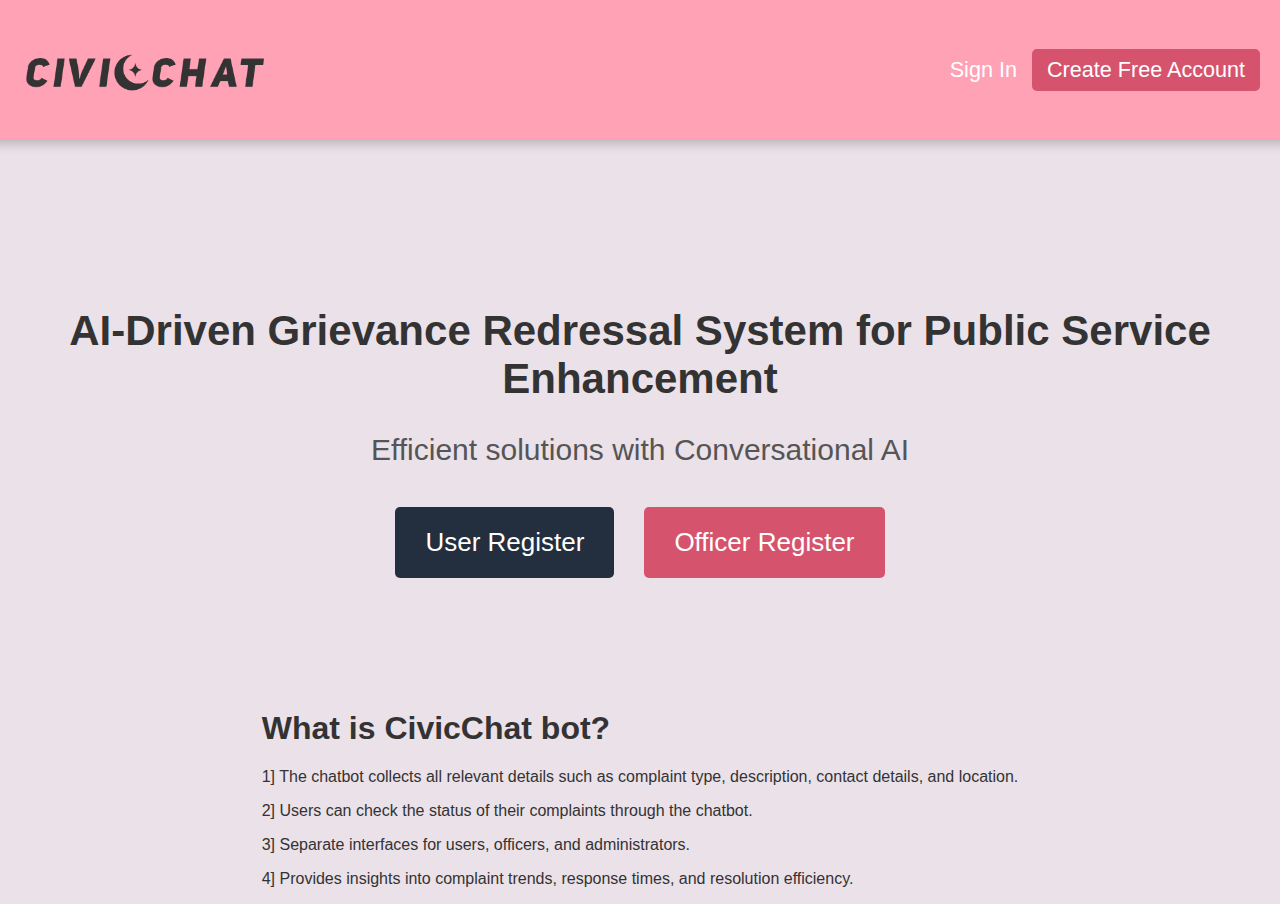
<file: index.html>
<!DOCTYPE html>
<html lang="en">
<head>
  <meta charset="UTF-8">
  <meta name="viewport" content="width=device-width, initial-scale=1.0">
  <title>AI-Driven Grievance Redressal System</title>
  <link rel="stylesheet" href="../static/uploads/Home.css">

 
</head>
<body>
  <div class="header">
    <nav class="navbar">
      <div class="logo">
        <img src="../static/uploads/LOGO.png"  class="logo-image">
      </div>
      <div class="user-actions">
        <a href="./login_user" class="link">Sign In</a>
        <button class="btn-account" onclick="location.href='./register_user'">Create Free Account</button>
      </div>
    </nav>

    <div class="hero-section">
      <h1>AI-Driven Grievance Redressal System for Public Service Enhancement</h1>
      <p>Efficient solutions with Conversational AI</p>
      <div class="hero-buttons">
        <button class="btn-learn" onclick="location.href='./register_user'">User Register</button>
        <button class="btn-start" onclick="location.href='./register_officer'">Officer Register</button>
      </div>
    </div>

    <div class="hero-function">
      <h1>What is CivicChat bot?</h1>
      <p>1] The chatbot collects all relevant details such as complaint type, description, contact details, and location.</p>
      <p>2] Users can check the status of their complaints through the chatbot.</p>
      <p>3] Separate interfaces for users, officers, and administrators.</p>
      <p>4] Provides insights into complaint trends, response times, and resolution efficiency.</p>
    </div>
  </div>
</body>
</html>
</file>
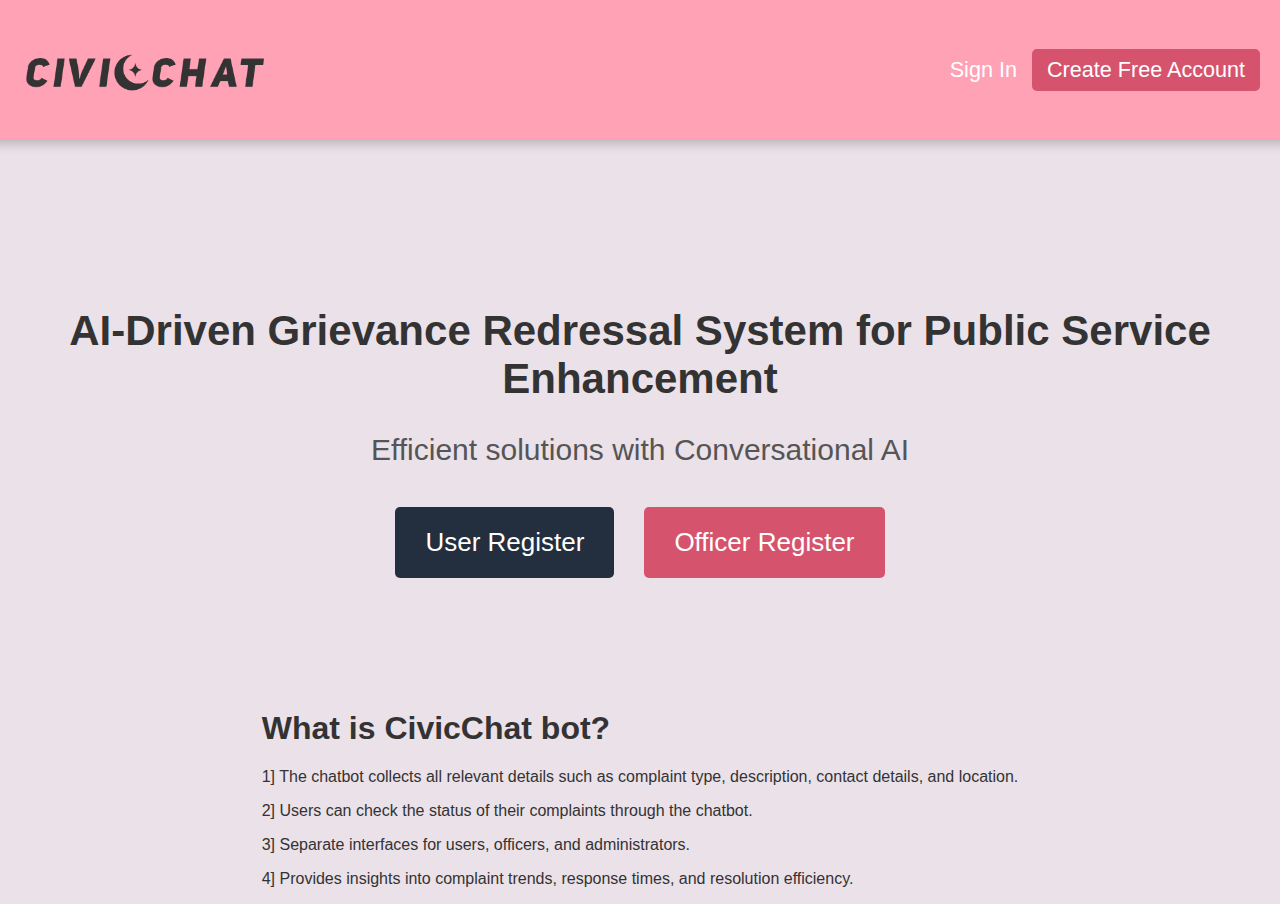
<file: templates/index.html>
<!DOCTYPE html>
<html lang="en">
<head>
  <meta charset="UTF-8">
  <meta name="viewport" content="width=device-width, initial-scale=1.0">
  <title>AI-Driven Grievance Redressal System</title>
  <link rel="stylesheet" href="../static/uploads/Home.css">

 
</head>
<body>
  <div class="header">
    <nav class="navbar">
      <div class="logo">
        <img src="../static/uploads/LOGO.png"  class="logo-image">
      </div>
      <div class="user-actions">
        <a href="./login_user" class="link">Sign In</a>
        <button class="btn-account" onclick="location.href='./register_user'">Create Free Account</button>
      </div>
    </nav>

    <div class="hero-section">
      <h1>AI-Driven Grievance Redressal System for Public Service Enhancement</h1>
      <p>Efficient solutions with Conversational AI</p>
      <div class="hero-buttons">
        <button class="btn-learn" onclick="location.href='./register_user'">User Register</button>
        <button class="btn-start" onclick="location.href='./register_officer'">Officer Register</button>
      </div>
    </div>

    <div class="hero-function">
      <h1>What is CivicChat bot?</h1>
      <p>1] The chatbot collects all relevant details such as complaint type, description, contact details, and location.</p>
      <p>2] Users can check the status of their complaints through the chatbot.</p>
      <p>3] Separate interfaces for users, officers, and administrators.</p>
      <p>4] Provides insights into complaint trends, response times, and resolution efficiency.</p>
    </div>
  </div>
</body>
</html>
</file>
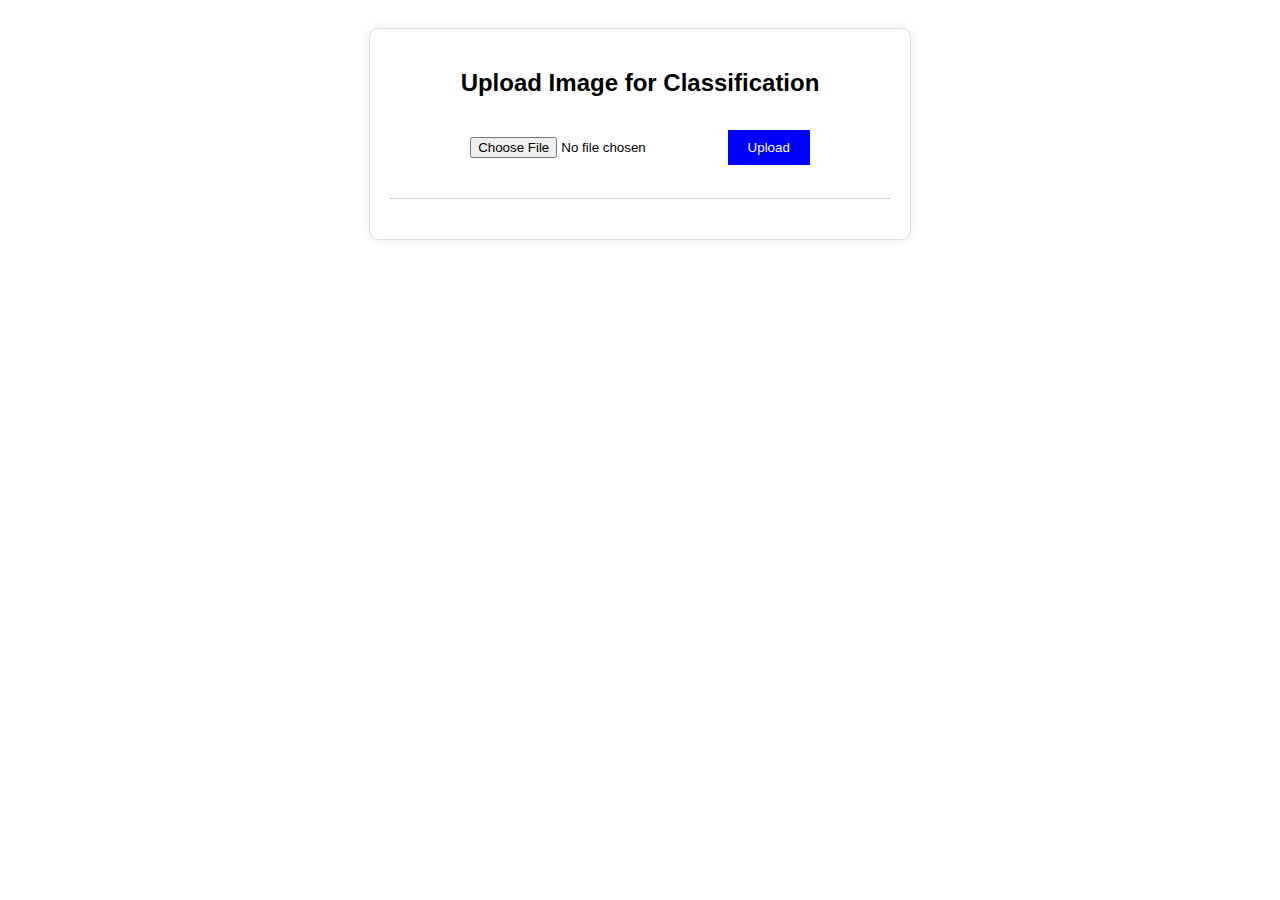
<file: templates/image.html>
<!DOCTYPE html>
<html lang="en">
<head>
    <meta charset="UTF-8">
    <meta name="viewport" content="width=device-width, initial-scale=1.0">
    <title>Image Classification</title>
    <style>
        body {
            font-family: Arial, sans-serif;
            text-align: center;
            padding: 20px;
        }
        .container {
            max-width: 500px;
            margin: auto;
            padding: 20px;
            border: 1px solid #ddd;
            border-radius: 10px;
            box-shadow: 0px 0px 10px rgba(0, 0, 0, 0.1);
        }
        input[type="file"] {
            margin: 20px 0;
        }
        button {
            padding: 10px 20px;
            background: blue;
            color: white;
            border: none;
            cursor: pointer;
        }
        button:hover {
            background: darkblue;
        }
        .result {
            margin-top: 20px;
            padding: 10px;
            border-top: 1px solid #ccc;
        }
    </style>
</head>
<body>

    <div class="container">
        <h2>Upload Image for Classification</h2>
        <input type="file" id="imageInput">
        <button onclick="uploadImage()">Upload</button>
        
        <div class="result" id="resultContainer"></div>
    </div>

    <script>
        function uploadImage() {
            let input = document.getElementById("imageInput");
            if (!input.files.length) {
                alert("Please select a file first!");
                return;
            }

            let formData = new FormData();
            formData.append("file", input.files[0]);

            fetch("http://127.0.0.1:5000/upload", {
                method: "POST",
                body: formData
            })
            .then(response => response.json())
            .then(data => {
                let resultContainer = document.getElementById("resultContainer");
                resultContainer.innerHTML = `
                    <h3>Prediction: ${data.prediction}</h3>
                    <p>Confidence: ${data.confidence}</p>
                    <h4>All Predictions:</h4>
                    <ul>
                        ${Object.entries(data.all_predictions).map(([key, value]) => 
                            `<li>${key}: ${value.toFixed(2)}%</li>`).join('')}
                    </ul>
                `;
            })
            .catch(error => console.error("Error:", error));
        }
    </script>

</body>
</html>
</file>
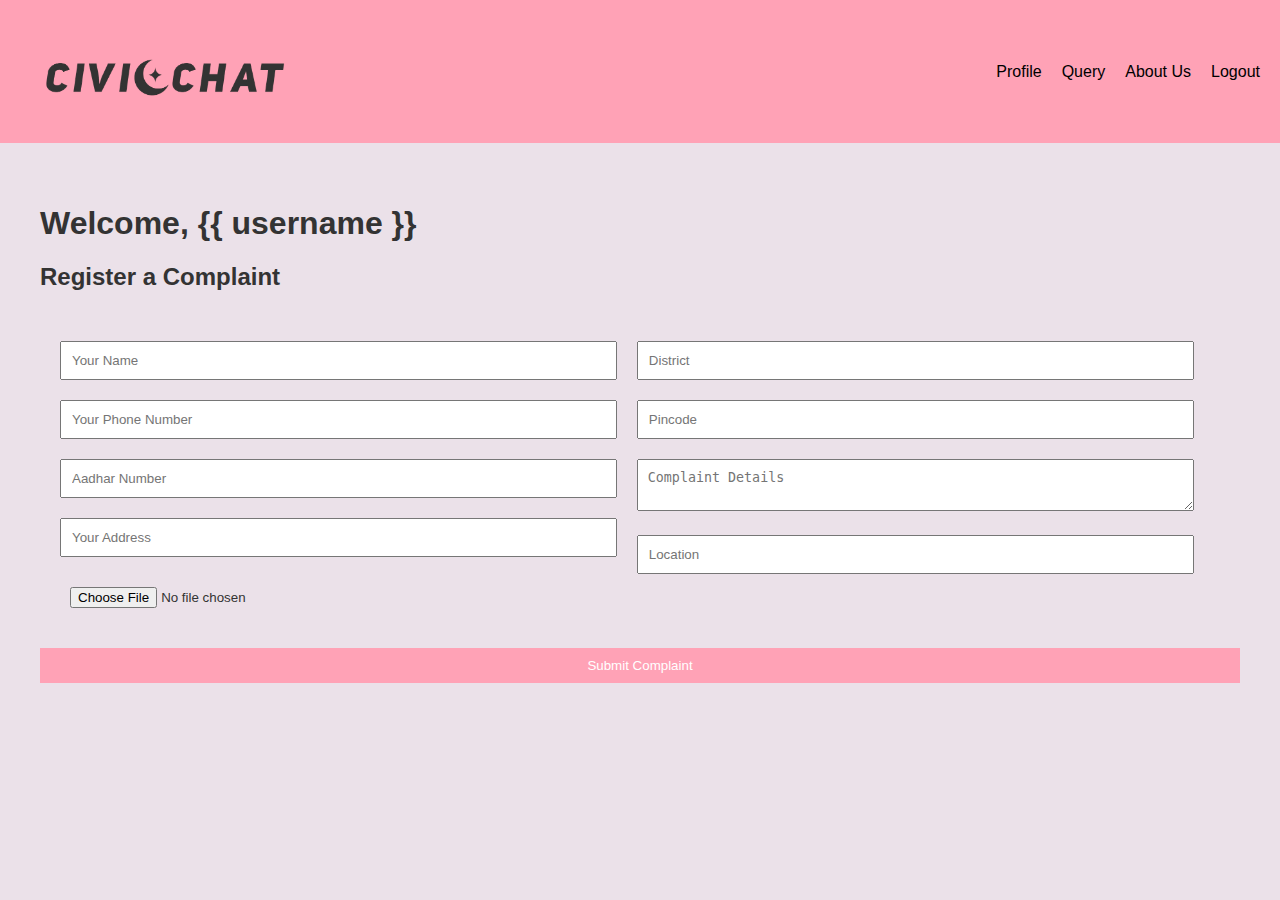
<file: templates/user_dashboard.html>
<!DOCTYPE html>
<html lang="en">
<head>
    <meta charset="UTF-8">
    <meta name="viewport" content="width=device-width, initial-scale=1.0">
    <title>User Dashboard</title>
    <link rel="stylesheet" href="../static/uploads/UserDashbord.css"> <!-- Link to the external CSS file -->
</head>
<body>
    <div class="header">
        <img src="../static/uploads/LOGO.png"  class="logo">
        <div class="menu">
            <a href="/profile">Profile</a>
            <a href="/query">Query</a>
            <a href="/aboutus">About Us</a>
            <a href="/logout">Logout</a>
        </div>
    </div>
    <div class="container">
        <h1>Welcome, {{ username }}</h1>
        <h2>Register a Complaint</h2>


        <form action="/user_dashboard" method="POST" enctype="multipart/form-data">
        <div class="form-container">
            <!-- Left column for Name, Phone, Aadhar, Address -->
            <div class="input-div">
                <input type="text" name="name" placeholder="Your Name" required>
                <input type="text" name="phone" placeholder="Your Phone Number" required>
                <input type="text" name="aadhar" placeholder="Aadhar Number" required>
                <input type="text" name="address" placeholder="Your Address" required>
                <input type="file" name="image">
            </div>

            <!-- Right column for District, Pincode, Complaint, Location, Image -->
            <div class="input-div">
                <input type="text" name="district" placeholder="District" required>
                <input type="text" name="pincode" placeholder="Pincode" required>
                <textarea name="complaint" placeholder="Complaint Details" required></textarea>
                <input type="text" name="location" placeholder="Location" required>
                
            </div>
        </div>

        <button type="submit">Submit Complaint</button>
        </form>
    </div>
    

   
</body>
</html>
</file>
<file: static/uploads/UserDashbord.css>
body {
    margin: 0;
    padding: 0;
    font-family: Arial, sans-serif;
    background: #EBE1E9;
    color: #333;
  }

/* Header styles */
.header {
    display: flex;
    justify-content: space-between;
    align-items: center;
    padding: 20px;
    background-color:#FFA2B6;
}

.container{
    padding: 40px;
}
.logo {
    padding-left: 20px;
    width: 250px; /* Adjust width as needed */
    height: auto;
}

.menu {
    display: flex;
    gap: 20px;
}

.menu a {
    text-decoration: none;
    color: #000;
    font-size: 16px;
}

/* Form container styles */
.form-container {
    display: flex;
    flex-wrap: wrap;
    gap: 20px;
    padding: 20px;
}

/* Column styling for inputs */
.input-div {
    width: 48%; /* Two columns, each 48% width */
}

.input-div input,
.input-div textarea {
    width: 100%;
    padding: 10px;
    margin: 10px 0;
    box-sizing: border-box;
}

.input-div textarea {
    resize: vertical;
}

/* Button styles */
button {
    padding: 10px 20px;
    background-color: #FFA2B6;
    color: white;
    border: none;
    cursor: pointer;
    width: 100%;
}

button:hover {
    background-color: #45a049;
}
</file>
<file: static/uploads/Home.css>
/* General Reset */
body {
    margin: 0;
    padding: 0;
    font-family: Arial, sans-serif;
    background: #EBE1E9;
    color: #333;
  }
  
  .logo-image {
    padding-left: 20px;
    width: 250px; /* Adjust width as needed */
    height: auto; /* Maintain aspect ratio */
  }
  
  /* Header */
  .header {
    display: flex;
    flex-direction: column;
    align-items: center;
  }
  
  /* Navbar */
  .navbar {
    width: 100%;
    background: #FFA2B6;
    color: #fff;
    padding: 15px 20px;
    display: flex;
    justify-content: space-between;
    align-items: center;
    box-shadow: 0 5px 10px rgba(0, 0, 0, 0.2);
    animation: slideDown 1s ease-in-out;
  }
  
  .navbar .logo {
    font-weight: bold;
    font-size: 24px;
    color: #ff9900;
  }
  
  .user-actions {
    display: flex;
    align-items: center;
    font-size: large;
  }
  
  .user-actions .link {
    color: #fff;
    margin-right: 15px;
    text-decoration: none;
    font-size: 16px;
    transition: color 0.3s ease;
    font-size: larger;
  }
  
  .user-actions .link:hover {
    color: #000000;
  }
  
  .user-actions .btn-account {
    background-color: #D6536D;
    color: #fff;
    padding: 8px 15px;
    margin-right: 20px;
    border: none;
    border-radius: 5px;
    cursor: pointer;
    font-size: larger;
    transition: background-color 0.3s ease, transform 0.3s ease;
  }
  
  .user-actions .btn-account:hover {
    background-color: #fffcfc;
    color: #000000;
    transform: scale(1.1);
  }
  
  /* Hero Section */
  .hero-section {
    margin-top: 80px;
    padding: 60px 20px;
    text-align: center;
    color: #333;
    animation: fadeIn 1.5s ease-in-out;
  }
  
  .hero-section h1 {
    font-size: 42px;
    font-weight: bold;
    margin-bottom: 30px;
    animation: bounce 1.5s infinite;
  }
  
  .hero-section p {
    font-size: 30px;
    margin-bottom: 40px;
    color: #555;
  }
  
  .hero-buttons {
    display: flex;
    justify-content: center;
    gap: 30px;
    margin-bottom: 50px;
  }
  
  .hero-buttons .btn-learn,
  .hero-buttons .btn-start {
    padding: 20px 30px;
    border: none;
    border-radius: 5px;
    font-size: 26px;
    cursor: pointer;
    transition: background-color 0.3s ease, color 0.3s ease, transform 0.3s ease;
  }
  
  .hero-buttons .btn-learn {
    background-color: #232f3e;
    color: #fff;
  }
  
  .hero-buttons .btn-learn:hover {
    background-color: #D6536D;
    color: #fff;
    transform: scale(1.1);
  }
  
  .hero-buttons .btn-start {
    background-color: #D6536D;
    color: #fff;
  }
  
  .hero-buttons .btn-start:hover {
    background-color: #000;
    color: #fff;
    transform: scale(1.1);
  }
  
  .hero-Function {
    width: 100%;
    align-content: right;
  }
  
  .hero-Function p {
    font-size: larger;
  }
  
  /* Animations */
  @keyframes slideDown {
    from {
      transform: translateY(-100%);
      opacity: 0;
    }
    to {
      transform: translateY(0);
      opacity: 1;
    }
  }
  
  @keyframes fadeIn {
    from {
      opacity: 0;
      transform: scale(0.9);
    }
    to {
      opacity: 1;
      transform: scale(1);
    }
  }
</file>
